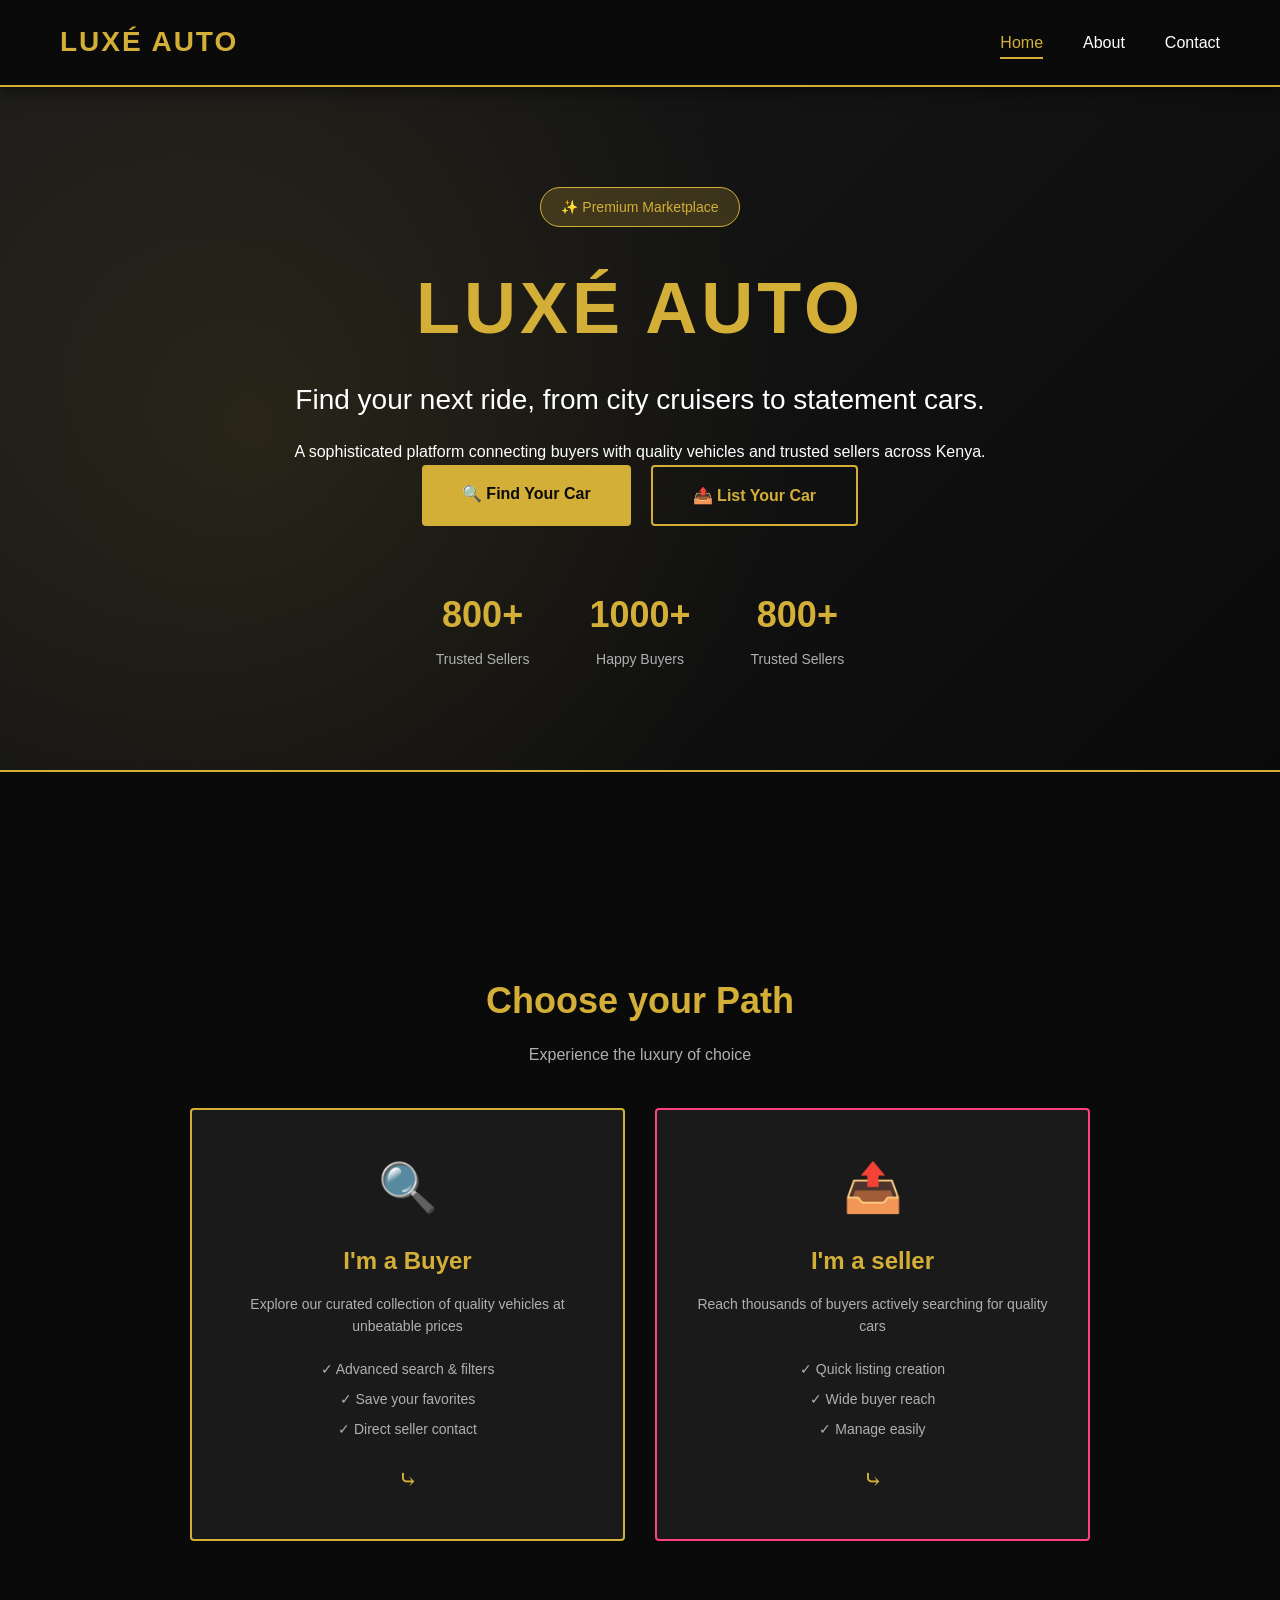
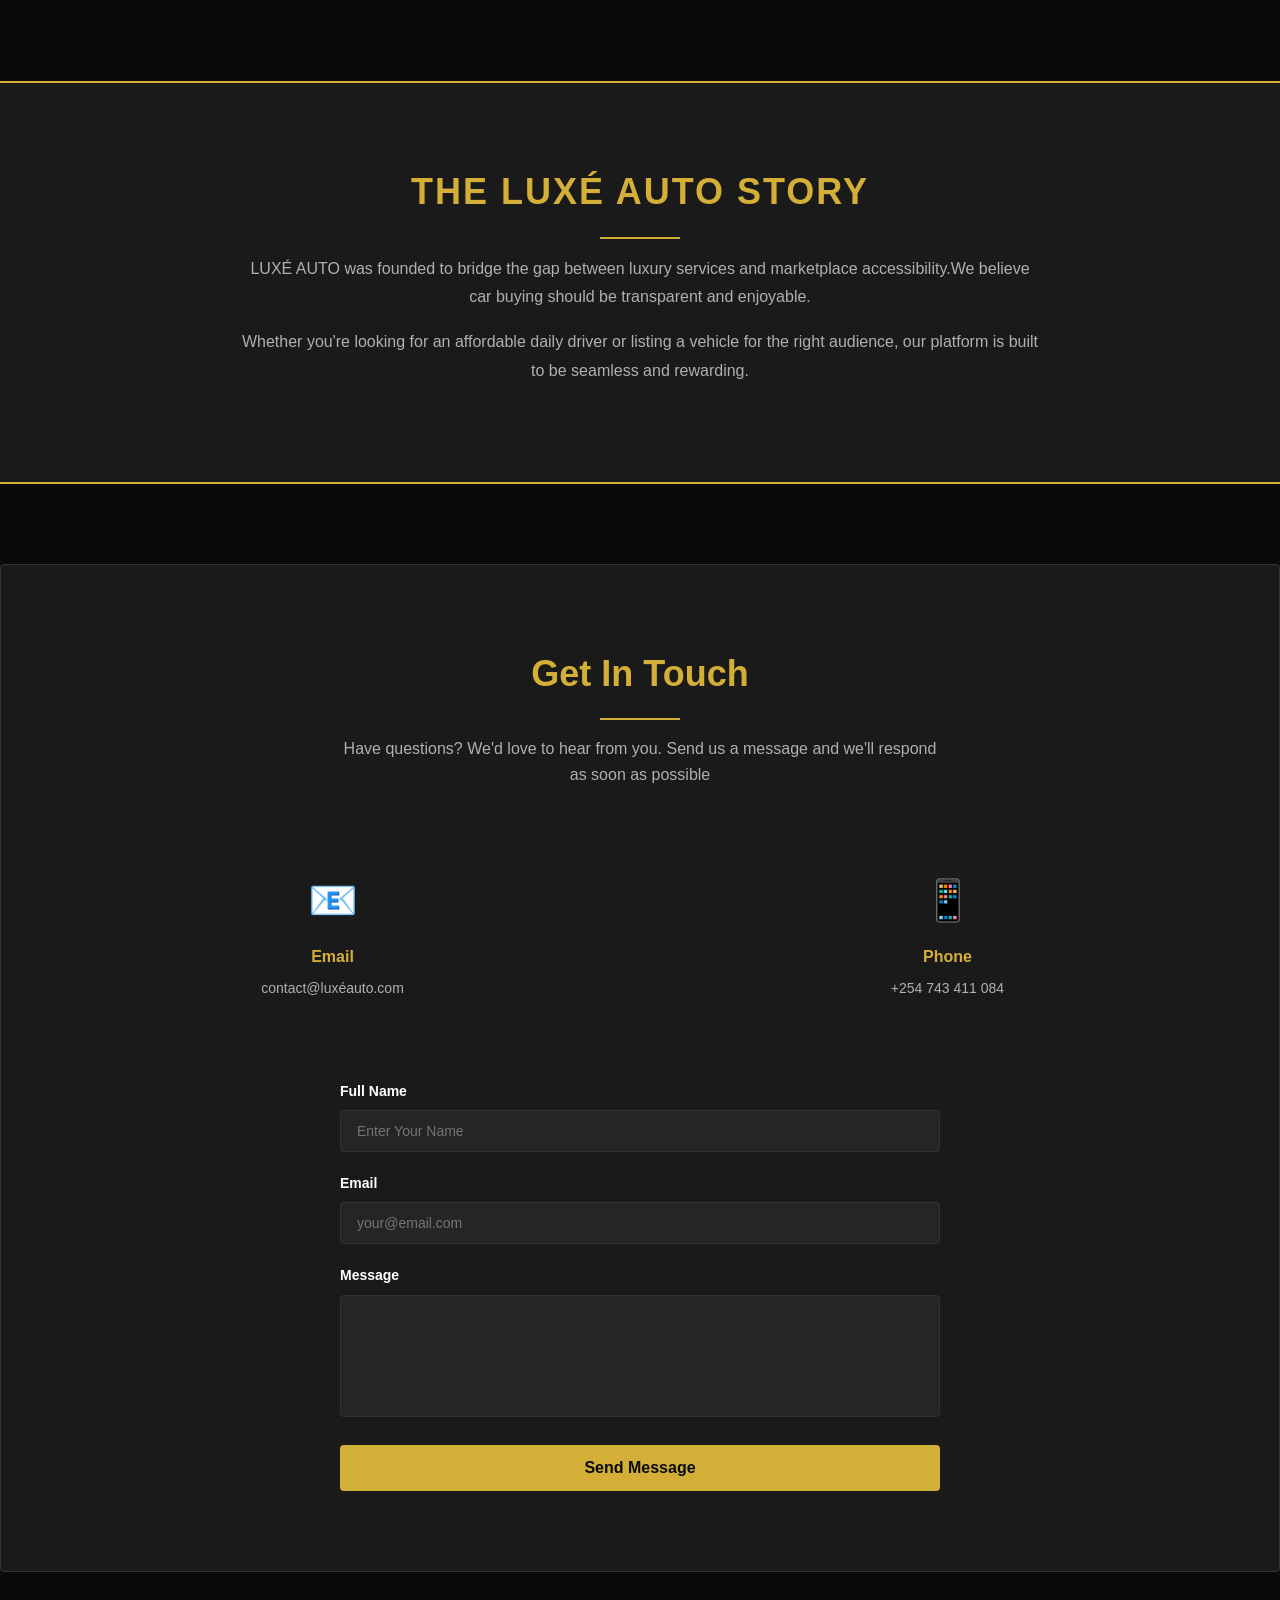
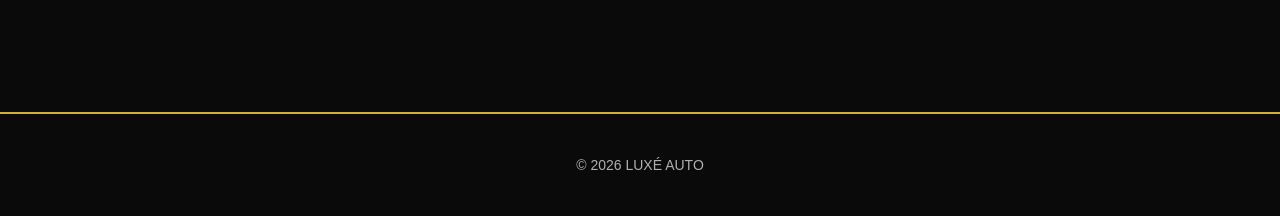
<file: index.html>
<!DOCTYPE html>
<html lang="en">
    <head>
        <meta charset="UTF-8">
        <meta name="viewport" content="width=device-width, initial-scale=1.0">
        <title>Find Cars | LUXÉ AUTO</title>
        <link rel="stylesheet" href="styles.css">
    </head>
    <body>
        <nav class="nav-wrap">
            <div class="lux-wrap nav-flex">
                <div class="logo">LUXÉ AUTO</div>
                <ul class="nav-links">
                    <li><a href="#home" class="active"> Home</a></li>
                    <li><a href="#about">About</a></li>
                    <li><a href="#Contact">Contact</a></li>
                </ul>
            </div>
        </nav>
        <section id="home" class="home-section">
            <div class="overlay"></div>
            <div class="home-inner">
                <span class="badge">✨ Premium Marketplace</span>
                <h1>LUXÉ AUTO</h1>
                <p class="subtitle">Find your next ride, from city cruisers to statement cars.</p>
                <p class="descripton">
                    A sophisticated platform connecting buyers with quality vehicles 
                and trusted sellers across Kenya.
                </p>

                <div class="home-btns">
                    <a href="buyer.html" class="btns-primary">🔍 Find Your Car</a>
                    <a href="seller.html" class="btns-secondary">📤 List Your Car</a>
                </div>

                <div class="stats">
                    <div class="stat-number">
                        <span class="stat-num">800+</span>
                        <span class="stat-label">Trusted Sellers</span>
                    </div>

                    <div class="stat-number">
                        <span class="stat-num">1000+</span>
                        <span class="stat-label">Happy Buyers</span>
                    </div>

                    <div class="stat-number">
                        <span class="stat-num">800+</span>
                        <span class="stat-label">Trusted Sellers</span>
                    </div>
                </div>
            </div>
        </section>

        <main>
            <section class="user-selection">
                <h2>Choose your Path</h2>
                <p class="section-subtitle">Experience the luxury of choice</p>

                <div class="selection-buttons">
                    <a href="buyer.html" class="buyer-card">
                        <div class="card-glow"></div>
                        <div class="card-content">
                            <div class="card-icon">🔍</div>
                            <h3>I'm a Buyer</h3>
                            <p>Explore our curated collection of quality vehicles at unbeatable prices</p>
                            <ul class="card-features">
                                <li>✓ Advanced search & filters</li>
                                 <li>✓ Save your favorites</li>
                                  <li>✓ Direct seller contact</li>
                            </ul>
                            <div class="arrow-card">⤷</div>
                        </div>
                    </a>

                    <a href="seller.html" class="seller-card">
                        <div class="card-glow"></div>
                        <div class="card-content">
                            <div class="card-icon">📤</div>
                            <h3>I'm a seller</h3>
                            <p>Reach thousands of buyers actively searching for quality cars</p>
                            <ul class="card-features">
                                <li>✓ Quick listing creation</li>
                                <li>✓ Wide buyer reach</li>
                                <li>✓ Manage easily</li>
                            </ul>
                            <div class="arrow-card">⤷</div>
                        </div>
                    </a>
                </div>
            </section>

            <section id="about" class="about-section">
                <div class="about">
                    <div class="about-header">
                        <h2>THE LUXÉ AUTO STORY</h2> 
                        <div class="about-story"></div>
                        <p>LUXÉ AUTO was founded to bridge the gap between luxury services and marketplace accessibility.We believe car buying should be transparent and enjoyable.</p>
                    <p>Whether you're looking for an affordable daily driver or listing a vehicle for the right audience, our platform is built to be seamless and rewarding.</p>
                    </div>
                </div>
            </section>

            <section id="contact" class="contact-section">
                <div class="contact">
                    <div class="contact-header">
                        <h2>Get In Touch</h2>
                        <div class="section-divider"></div>
                        <p>Have questions? We'd love to hear from you. Send us a message and we'll respond as soon as possible</p>
                    </div>

                    <div class="contact-info">
                        <div class="info-item">
                            <div class="info-icon">📧</div>
                            <h4>Email</h4>
                            <p>contact@luxéauto.com</p>
                        </div>
                        <div class="info-item">
                            <div class="info-icon">📱</div>
                            <h4>Phone</h4>
                            <p>+254 743 411 084</p>
                        </div>
                    </div>

                    <form class="contact-form" id="contactform">
                        <div class="form-group">
                            <label for="name">Full Name</label>
                            <input type="text" id="name" name="name" placeholder="Enter Your Name" required>
                        </div>
                        <div class="form-group">
                            <label for="email">Email</label>
                            <input type="email" id="email" name="email" placeholder="your@email.com" required>
                        </div>
                        <div class="form-group">
                            <label for="message">Message</label>
                            <textarea id="message" name="message" rows="6" required></textarea>
                        </div>
                        <button type="submit" class="submit-btn">Send Message</button>
                    </form>
                </div>
                <div id="FormMessage" class="form-message"></div>
            </section>
        </main>

        <footer>
            <div class="footer-section">
                <p>© 2026 LUXÉ AUTO</p>
            </div>
        </footer>
        <script src="script.js"></script>
    </body>
</html>
</file>
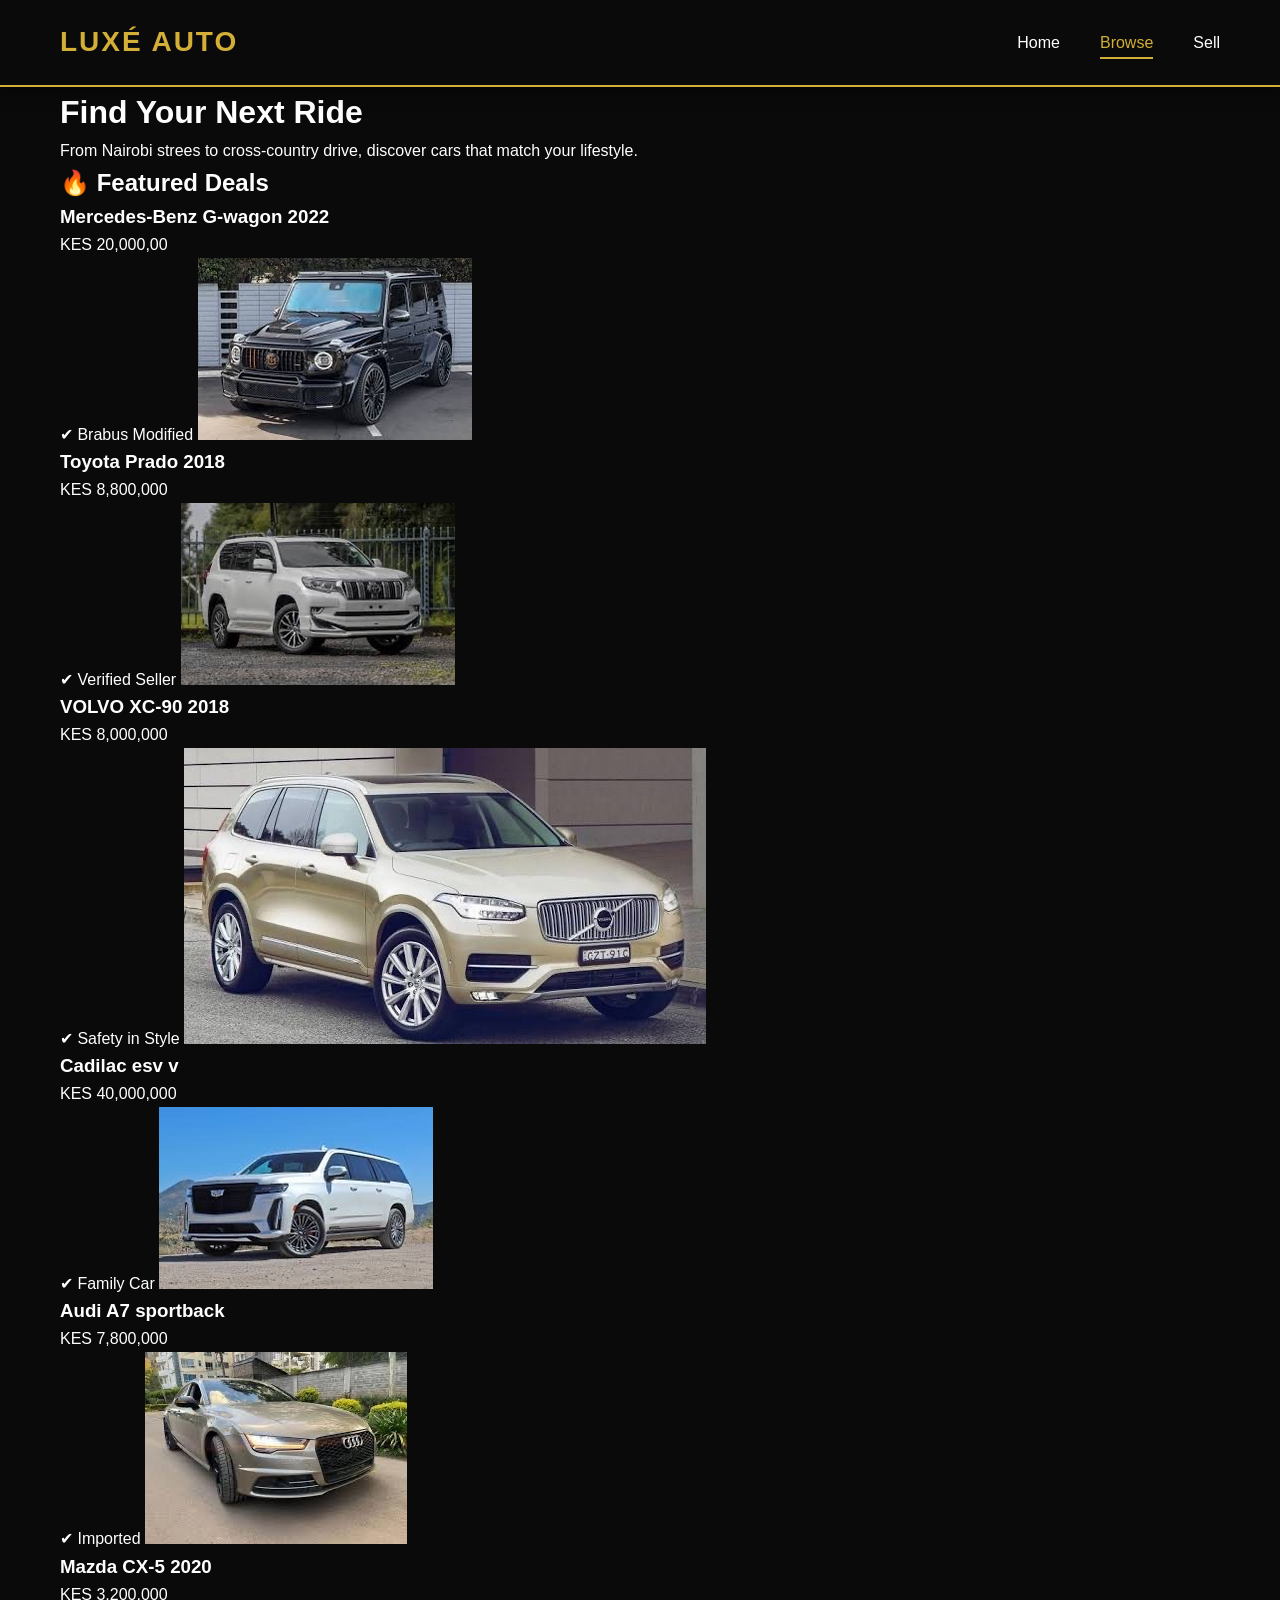
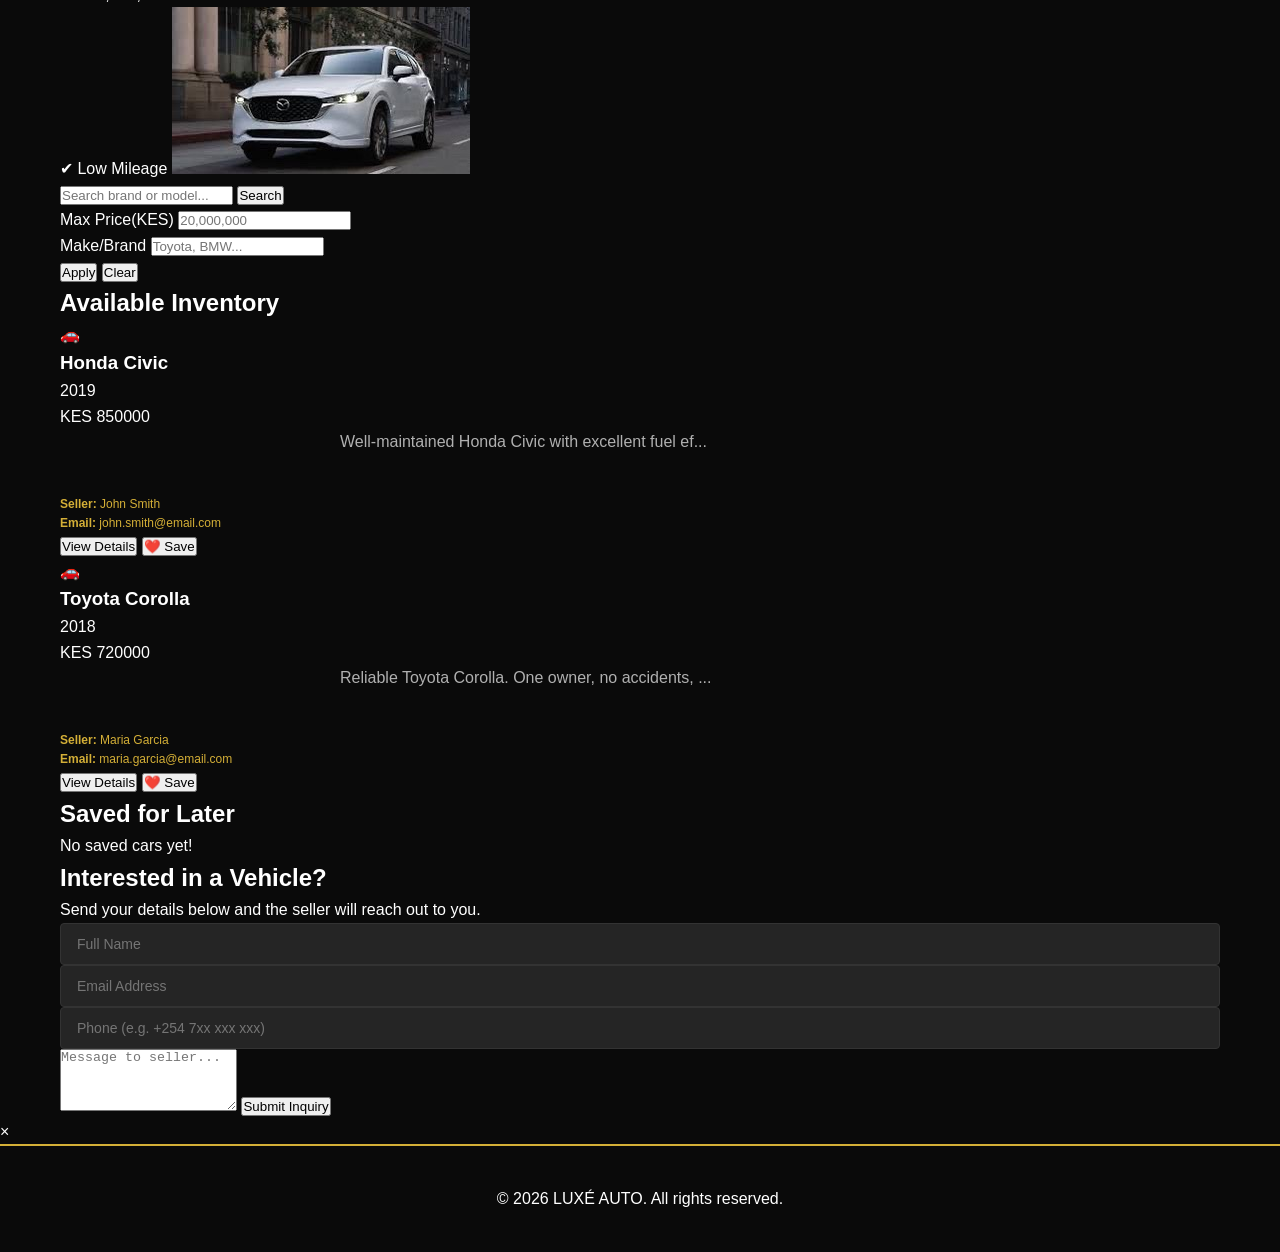
<file: buyer.html>
<!DOCTYPE html>
<html lang="en">
<head>
    <meta charset="UTF-8">
    <meta name="viewport" content="width=device-width, initial-scale=1.0">
    <title>Find Cars | LUXÉ AUTO</title>
    <link rel="stylesheet" href="styles.css">
</head>
<body>
    <nav class="nav-wrap">
        <div class="lux-wrap nav-flex">
            <a href="index.html" class="logo">LUXÉ AUTO</a>
            <ul class="nav-links">
                <li><a href="index.html">Home</a></li>
                <li><a href="buyer.html" class="active">Browse</a></li>
                <li><a href="seller.html">Sell</a></li>
            </ul>
        </div>
    </nav>

    <main class="lux-wrap">
        <header class="page-header">
            <h1>Find Your Next Ride</h1>
            <p>From Nairobi strees to cross-country drive, discover cars that match your lifestyle.</p>
        </header>

        <section class="featured-cars">
    <h2>🔥 Featured Deals</h2>
    <div class="grid-display">
        <div class="lux-card">
            <h3>Mercedes-Benz G-wagon 2022</h3>
            <p>KES 20,000,00</p>
            <span>✔ Brabus Modified</span>
            <img src="g-wagon.jpeg" alt="G-wagon" />
        </div>

        <div class="lux-card">
            <h3>Toyota Prado 2018</h3>
            <p>KES 8,800,000</p>
            <span>✔ Verified Seller</span>
            <img src="prado.jpeg" alt="land cruiser" />
        </div>

<div class="lux-card">
            <h3>VOLVO XC-90 2018</h3>
            <p>KES 8,000,000</p>
            <span>✔ Safety in Style </span>
            <img src="xc-90.jpeg" alt="VOLVO" />
        </div>

<div class="lux-card">
            <h3>Cadilac esv v</h3>
            <p>KES 40,000,000</p>
            <span>✔ Family Car </span>
            <img src="esv.jpeg" alt="Cadilac" />
        </div>

        <div class="lux-card">
            <h3>Audi A7 sportback</h3>
            <p>KES 7,800,000</p>
            <span>✔ Imported </span>
            <img src="sportback.jpeg" alt="audi" />
        </div>

        <div class="lux-card">
            <h3>Mazda CX-5 2020</h3>
            <p>KES 3,200,000</p>
            <span>✔ Low Mileage</span>
            <img src="mazda.jpeg" alt="Mazda cx-5" />
        </div>
    </div>
</section>

        <section class="filter-controls">
            <div class="search-box">
                <input type="text" id="searchInput" placeholder="Search brand or model...">
                <button id="searchBtn" class="btn-main">Search</button>
            </div>
            
            <div class="filter-grid">
                <div class="input-group">
                    <label>Max Price(KES)</label>
                    <input type="number" id="priceFilter" placeholder="20,000,000">
                </div>
                <div class="input-group">
                    <label>Make/Brand</label>
                    <input type="text" id="brandFilter" placeholder="Toyota, BMW...">
                </div>
                <div class="filter-actions">
                    <button id="filterBtn" class="btn-sub">Apply</button>
                    <button id="clearBtn" class="btn-link">Clear</button>
                </div>
            </div>
        </section>

        <section class="catalog">
            <h2>Available Inventory</h2>
            <div id="carListings" class="lux-grid">
                </div>
        </section>

        <section class="saved-cars">
            <h2>Saved for Later</h2>
            <div id="favoritesList" class="lux-grid">
                </div>
        </section>

        <section class="inquiry-form">
            <div class="form-content">
                <h2>Interested in a Vehicle?</h2>
                <p>Send your details below and the seller will reach out to you.</p>
                
                <form id="buyerContactForm">
                    <div class="form-group">
                        <input type="text" id="buyerName" placeholder="Full Name" required>
                        <input type="email" id="buyerEmail" placeholder="Email Address" required>
                    </div>
                    <div class="form-group">
                        <input type="tel" id="buyerPhone" placeholder="Phone (e.g. +254 7xx xxx xxx)" required>
                        
                    </div>
                    <textarea id="buyerMessage" placeholder="Message to seller..." rows="4"></textarea>
                    <button type="submit" class="btn-submit">Submit Inquiry</button>
                </form>
                <div class="inquiry-form" id="buyerFormMessage"></div>
            </div>
        </section>
    </main>

    <div id="carModal" class="modal-overlay">
        <div class="modal-card">
            <span class="modal-close">&times;</span>
            <div id="modalBody"></div>
        </div>
    </div>

    <footer class="footer">
        <div class="container">
            <p>© 2026 LUXÉ AUTO. All rights reserved.</p>
        </div>
    </footer>

    <script src="script.js"></script>
</body>
</html>
</file>
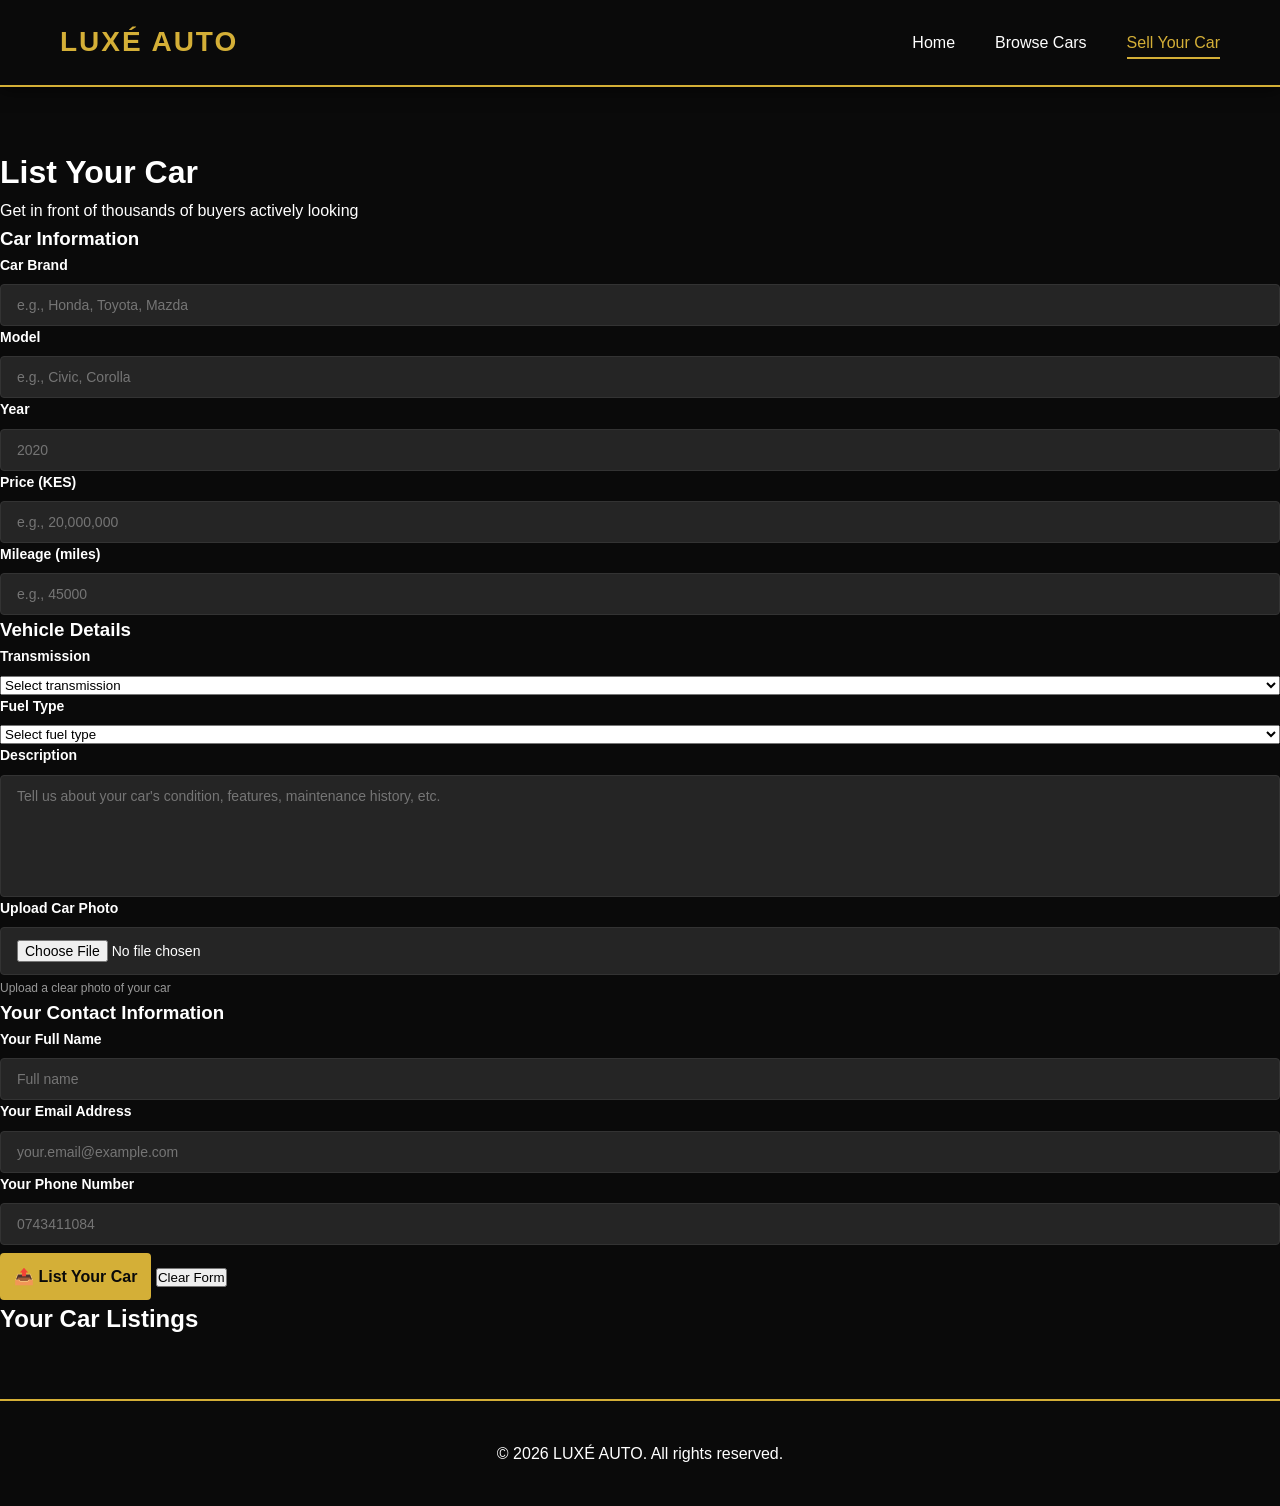
<file: seller.html>
<!DOCTYPE html>
<html lang="en">
<head>
    <meta charset="UTF-8">
    <meta name="viewport" content="width=device-width, initial-scale=1.0">
    <title>Sell Your Car - LUXÉ AUTO</title>
    <link rel="stylesheet" href="styles.css">
</head>
<body>

    <nav class="nav-wrap">
        <div class="lux-wrap nav-flex">
            <a href="index.html" class="logo">LUXÉ AUTO</a>
            <ul class="nav-links">
                <li><a href="index.html">Home</a></li>
                <li><a href="buyer.html">Browse Cars</a></li>
                <li><a href="seller.html" class="active">Sell Your Car</a></li>
            </ul>
        </div>
    </nav>

    <main>
        <header class="page-header">
            <h1>List Your Car</h1>
            <p>Get in front of thousands of buyers actively looking</p>
        </header>

        <section class="seller-section">
            <form id="sellerForm" class="seller-form">

                <div class="form-section">
                    <h3>Car Information</h3>
                    
                    <div class="form-group">
                        <label for="brand">Car Brand </label>
                        <input type="text" id="brand" name="brand" placeholder="e.g., Honda, Toyota, Mazda" required>
                    </div>

                    <div class="form-row">
                        <div class="form-group">
                            <label for="model">Model </label>
                            <input type="text" id="model" name="model" placeholder="e.g., Civic, Corolla" required>
                        </div>
                        <div class="form-group">
                            <label for="year">Year </label>
                            <input type="number" id="year" name="year" placeholder="2020" min="1990" max="2025" required>
                        </div>
                    </div>

                    <div class="form-row">
                        <div class="form-group">
                            <label for="price">Price (KES) </label>
                            <input type="number" id="price" name="price" placeholder="e.g., 20,000,000" min="2,000,000" required>
                        </div>
                        <div class="form-group">
                            <label for="mileage">Mileage (miles)</label>
                            <input type="number" id="mileage" name="mileage" placeholder="e.g., 45000" min="0">
                        </div>
                    </div>
                </div>

                <div class="form-section">
                    <h3>Vehicle Details</h3>
                    
                    <div class="form-row">
                        <div class="form-group">
                            <label for="transmission">Transmission</label>
                            <select id="transmission" name="transmission">
                                <option value="">Select transmission</option>
                                <option value="Automatic">Automatic</option>
                                <option value="Manual">Manual</option>
                                <option value="CVT">CVT</option>
                            </select>
                        </div>
                        <div class="form-group">
                            <label for="fuelType">Fuel Type</label>
                            <select id="fuelType" name="fuelType">
                                <option value="">Select fuel type</option>
                                <option value="Gasoline">Gasoline</option>
                                <option value="Diesel">Diesel</option>
                                <option value="Hybrid">Hybrid</option>
                                <option value="Electric">Electric</option>
                            </select>
                        </div>
                    </div>

                    <div class="form-group">
                        <label for="description">Description </label>
                        <textarea id="description" name="description" placeholder="Tell us about your car's condition, features, maintenance history, etc." rows="6" required></textarea>
                    </div>

                    <div class="form-group">
                        <label for="carImage">Upload Car Photo </label>
                        <input type="file" id="carImage" name="carImage" accept="image/*" required>
                        <p style="font-size: 12px; color: #999; margin-top: 4px;">Upload a clear photo of your car</p>
                    </div>
                </div>

                <div class="form-section">
                    <h3>Your Contact Information</h3>
                    
                    <div class="form-group">
                        <label for="sellerName">Your Full Name </label>
                        <input type="text" id="sellerName" name="sellerName" placeholder="Full name" required>
                    </div>

                    <div class="form-group">
                        <label for="sellerEmail">Your Email Address </label>
                        <input type="email" id="sellerEmail" name="sellerEmail" placeholder="your.email@example.com" required>
                    </div>

                    <div class="form-group">
                        <label for="sellerPhone">Your Phone Number </label>
                        <input type="tel" id="sellerPhone" name="sellerPhone" placeholder="0743411084" required>
                    </div>
                </div>

                <div class="form-actions">
                    <button type="submit" class="submit-btn seller-submit">📤 List Your Car</button>
                    <button type="reset" class="reset-btn">Clear Form</button>
                </div>
            </form>

            <div id="successMessage" class="success-message" style="display: none;">
                <h3>✓ Success!</h3>
                <p>Your car has been listed successfully! Buyers can now see your listing.</p>
                <button onclick="resetSellerForm()" class="reset-btn">List Another Car</button>
            </div>

            <section class="my-listings">
                <h2>Your Car Listings</h2>
                <div id="myListings" class="car-grid">
                </div>
            </section>
        </section>
    </main>

    <footer class="footer">
        <p>© 2026 LUXÉ AUTO. All rights reserved.</p>
    </footer>

</body>
</html>
</file>
<file: styles.css>
* {
    margin: 0;
    padding: 0;
    box-sizing: border-box;
}

html {
    scroll-behavior: smooth;
}

body {
    font-family: 'Segoe UI', Tahoma, Geneva, Verdana, sans-serif;
    background-color: #0a0a0a;
    color: #ffffff;
    line-height: 1.6;
}

/* ==================== NAVIGATION ==================== */
.nav-wrap {
    background-color: #0a0a0a;
    border-bottom: 2px solid #d4af37;
    padding: 20px 0;
    position: sticky;
    top: 0;
    z-index: 1000;
    box-shadow: 0 4px 15px rgba(0, 0, 0, 0.5);
}

.lux-wrap {
    max-width: 1200px;
    margin: 0 auto;
    padding: 0 20px;
}

.nav-flex {
    display: flex;
    justify-content: space-between;
    align-items: center;
}

.logo {
    font-size: 28px;
    font-weight: 700;
    color: #d4af37;
    text-decoration: none;
    letter-spacing: 2px;
}

.nav-links {
    display: flex;
    list-style: none;
    gap: 40px;
}

.nav-links a {
    color: #ffffff;
    text-decoration: none;
    font-weight: 500;
    transition: color 0.3s;
    position: relative;
}

.nav-links a:hover,
.nav-links a.active {
    color: #d4af37;
}

.nav-links a.active::after {
    content: '';
    position: absolute;
    bottom: -8px;
    left: 0;
    width: 100%;
    height: 2px;
    background-color: #d4af37;
}

/* ==================== HOME SECTION (HERO) ==================== */
.home-section {
    background: linear-gradient(135deg, #1a1a1a 0%, #0a0a0a 100%);
    padding: 100px 20px;
    text-align: center;
    position: relative;
    overflow: hidden;
    border-bottom: 2px solid #d4af37;
}

.overlay {
    position: absolute;
    top: 0;
    left: 0;
    right: 0;
    bottom: 0;
    background: radial-gradient(circle at 20% 50%, rgba(212, 175, 55, 0.1) 0%, transparent 50%);
    pointer-events: none;
}

.home-inner {
    max-width: 1200px;
    margin: 0 auto;
    position: relative;
    z-index: 1;
}

.badge {
    display: inline-block;
    background-color: rgba(212, 175, 55, 0.2);
    color: #d4af37;
    padding: 8px 20px;
    border-radius: 20px;
    font-size: 14px;
    margin-bottom: 24px;
    border: 1px solid #d4af37;
}

.home-inner h1 {
    font-size: 72px;
    font-weight: 700;
    margin-bottom: 12px;
    color: #d4af37;
    letter-spacing: 4px;
}

.subtitle {
    font-size: 28px;
    color: #ffffff;
    margin-bottom: 16px;
    font-weight: 300;
}

.description {
    font-size: 16px;
    color: #b0b0b0;
    max-width: 600px;
    margin: 0 auto 40px;
}

/* Home Buttons */
.home-btns {
    display: flex;
    gap: 20px;
    justify-content: center;
    margin-bottom: 60px;
    flex-wrap: wrap;
}

.btns-primary,
.btns-secondary {
    padding: 16px 40px;
    border: none;
    border-radius: 4px;
    font-size: 16px;
    font-weight: 600;
    cursor: pointer;
    text-decoration: none;
    display: inline-block;
    transition: all 0.4s;
}

.btns-primary {
    background-color: #d4af37;
    color: #0a0a0a;
}

.btns-primary:hover {
    transform: translateY(-4px);
    box-shadow: 0 15px 40px rgba(212, 175, 55, 0.4);
}

.btns-secondary {
    background-color: transparent;
    border: 2px solid #d4af37;
    color: #d4af37;
}

.btns-secondary:hover {
    background-color: #d4af37;
    color: #0a0a0a;
    transform: translateY(-4px);
}

/* Home Stats */
.stats {
    display: flex;
    justify-content: center;
    gap: 60px;
    flex-wrap: wrap;
}

.stat-number {
    text-align: center;
}

.stat-num {
    font-size: 36px;
    font-weight: 700;
    color: #d4af37;
    display: block;
}

.stat-label {
    font-size: 14px;
    color: #b0b0b0;
    margin-top: 4px;
    display: block;
}

/* ==================== MAIN CONTENT ==================== */
main {
    min-height: calc(100vh - 200px);
    padding: 60px 0;
}

/* ==================== USER SELECTION ==================== */
.user-selection {
    text-align: center;
    margin: 80px auto;
    padding: 60px 20px;
    max-width: 1200px;
    margin-left: auto;
    margin-right: auto;
}

.user-selection h2 {
    font-size: 36px;
    margin-bottom: 12px;
    color: #d4af37;
}

.section-subtitle {
    color: #b0b0b0;
    margin-bottom: 40px;
    font-size: 16px;
}

.selection-buttons {
    display: grid;
    grid-template-columns: repeat(auto-fit, minmax(350px, 1fr));
    gap: 30px;
    max-width: 900px;
    margin: 0 auto;
}

.buyer-card,
.seller-card {
    background-color: #1a1a1a;
    border: 2px solid #333333;
    border-radius: 4px;
    padding: 40px;
    text-decoration: none;
    cursor: pointer;
    transition: all 0.4s;
    position: relative;
    overflow: hidden;
    display: block;
}

.buyer-card {
    border-color: #d4af37;
}

.seller-card {
    border-color: #ff4081;
}

.buyer-card:hover,
.seller-card:hover {
    transform: translateY(-8px);
    border-color: #d4af37;
    box-shadow: 0 15px 40px rgba(212, 175, 55, 0.2);
}

.card-glow {
    position: absolute;
    top: -50%;
    right: -50%;
    width: 200px;
    height: 200px;
    background: radial-gradient(circle, rgba(212, 175, 55, 0.2) 0%, transparent 70%);
    pointer-events: none;
}

.card-content {
    position: relative;
    z-index: 2;
    text-align: center;
}

.card-icon {
    font-size: 48px;
    margin-bottom: 16px;
    display: block;
}

.buyer-card h3,
.seller-card h3 {
    font-size: 24px;
    margin-bottom: 12px;
    color: #d4af37;
}

.buyer-card p,
.seller-card p {
    color: #b0b0b0;
    margin-bottom: 20px;
    font-size: 14px;
}

.card-features {
    list-style: none;
    margin-bottom: 20px;
}

.card-features li {
    color: #b0b0b0;
    font-size: 14px;
    margin: 8px 0;
}

.arrow-card {
    color: #d4af37;
    font-size: 24px;
    margin-top: 16px;
}

/* ==================== ABOUT SECTION ==================== */
.about-section {
    background-color: #1a1a1a;
    padding: 80px 20px;
    margin: 80px 0;
    border-top: 2px solid #d4af37;
    border-bottom: 2px solid #d4af37;
}

.about {
    max-width: 1200px;
    margin: 0 auto;
}

.about-header {
    text-align: center;
}

.about-header h2 {
    font-size: 36px;
    color: #d4af37;
    margin-bottom: 16px;
    letter-spacing: 2px;
}

.about-story {
    width: 80px;
    height: 2px;
    background-color: #d4af37;
    margin: 16px auto;
}

.about-header p {
    color: #b0b0b0;
    font-size: 16px;
    max-width: 800px;
    margin: 0 auto 16px;
    line-height: 1.8;
}

/* ==================== CONTACT SECTION ==================== */
.contact-section {
    padding: 80px 20px;
    background-color: #1a1a1a;
    margin: 80px 0;
    border: 1px solid #333333;
    border-radius: 4px;
}

.contact {
    max-width: 1200px;
    margin: 0 auto;
}

.contact-header {
    text-align: center;
    margin-bottom: 60px;
}

.contact-header h2 {
    font-size: 36px;
    color: #d4af37;
    margin-bottom: 16px;
}

.section-divider {
    width: 80px;
    height: 2px;
    background-color: #d4af37;
    margin: 16px auto;
}

.contact-header p {
    color: #b0b0b0;
    font-size: 16px;
    max-width: 600px;
    margin: 0 auto;
}

.contact-info {
    display: grid;
    grid-template-columns: repeat(auto-fit, minmax(200px, 1fr));
    gap: 30px;
    margin-bottom: 60px;
}

.info-item {
    text-align: center;
    padding: 20px;
}

.info-icon {
    font-size: 40px;
    margin-bottom: 12px;
    display: block;
}

.info-item h4 {
    color: #d4af37;
    margin-bottom: 8px;
    font-size: 16px;
}

.info-item p {
    color: #b0b0b0;
    font-size: 14px;
}

/* ==================== CONTACT FORM ==================== */
.contact-form {
    max-width: 600px;
    margin: 0 auto;
    display: grid;
    gap: 20px;
}

.form-group {
    display: flex;
    flex-direction: column;
    margin-bottom: 0;
}

.form-group label {
    color: #ffffff;
    font-size: 14px;
    font-weight: 600;
    margin-bottom: 8px;
}

.form-group input,
.form-group textarea {
    width: 100%;
    padding: 12px 16px;
    background-color: #252525;
    border: 1px solid #333333;
    border-radius: 4px;
    color: #ffffff;
    font-size: 14px;
    font-family: inherit;
    outline: none;
    transition: border 0.3s;
}

.form-group input:focus,
.form-group textarea:focus {
    border-color: #d4af37;
    box-shadow: 0 0 0 3px rgba(212, 175, 55, 0.1);
}

.form-group textarea {
    resize: none;
}

.submit-btn {
    padding: 14px;
    background-color: #d4af37;
    border: none;
    border-radius: 4px;
    color: #0a0a0a;
    font-weight: 700;
    font-size: 16px;
    cursor: pointer;
    transition: all 0.4s;
    margin-top: 8px;
}

.submit-btn:hover {
    transform: translateY(-2px);
    box-shadow: 0 10px 30px rgba(212, 175, 55, 0.3);
}

/* ==================== FORM MESSAGE ==================== */
.form-message {
    text-align: center;
    padding: 16px 20px;
    margin-top: 20px;
    border-radius: 4px;
    font-size: 14px;
    font-weight: 600;
    display: none;
}

.form-message.success {
    display: block;
    background-color: rgba(212, 175, 55, 0.2);
    color: #d4af37;
    border: 1px solid #d4af37;
}

/* ==================== FOOTER ==================== */
footer {
    background-color: #0a0a0a;
    border-top: 2px solid #d4af37;
    padding: 40px 20px;
    text-align: center;
}

.footer-section {
    max-width: 1200px;
    margin: 0 auto;
}

.footer-section p {
    color: #b0b0b0;
    font-size: 14px;
}

/* ==================== RESPONSIVE DESIGN ==================== */
@media (max-width: 768px) {
    .nav-links {
        gap: 20px;
        font-size: 14px;
    }

    .home-inner h1 {
        font-size: 48px;
    }

    .subtitle {
        font-size: 20px;
    }

    .home-btns {
        flex-direction: column;
    }

    .btns-primary,
    .btns-secondary {
        width: 100%;
    }

    .selection-buttons {
        grid-template-columns: 1fr;
    }

    .contact-form {
        max-width: 100%;
    }

    .user-selection h2 {
        font-size: 28px;
    }

    .about-header h2 {
        font-size: 28px;
    }

    .contact-header h2 {
        font-size: 28px;
    }

    .stats {
        flex-direction: column;
        gap: 30px;
    }
}

@media (max-width: 480px) {
    .nav-links {
        gap: 12px;
        font-size: 12px;
    }

    .logo {
        font-size: 20px;
    }

    .home-inner h1 {
        font-size: 36px;
    }

    .subtitle {
        font-size: 16px;
    }

    .home-btns {
        flex-direction: column;
    }

    .btns-primary,
    .btns-secondary {
        width: 100%;
        padding: 12px 20px;
    }

    .contact-info {
        grid-template-columns: 1fr;
    }

    .stats {
        flex-direction: column;
        gap: 20px;
    }

    .selection-buttons {
        grid-template-columns: 1fr;
    }
}
</file>
